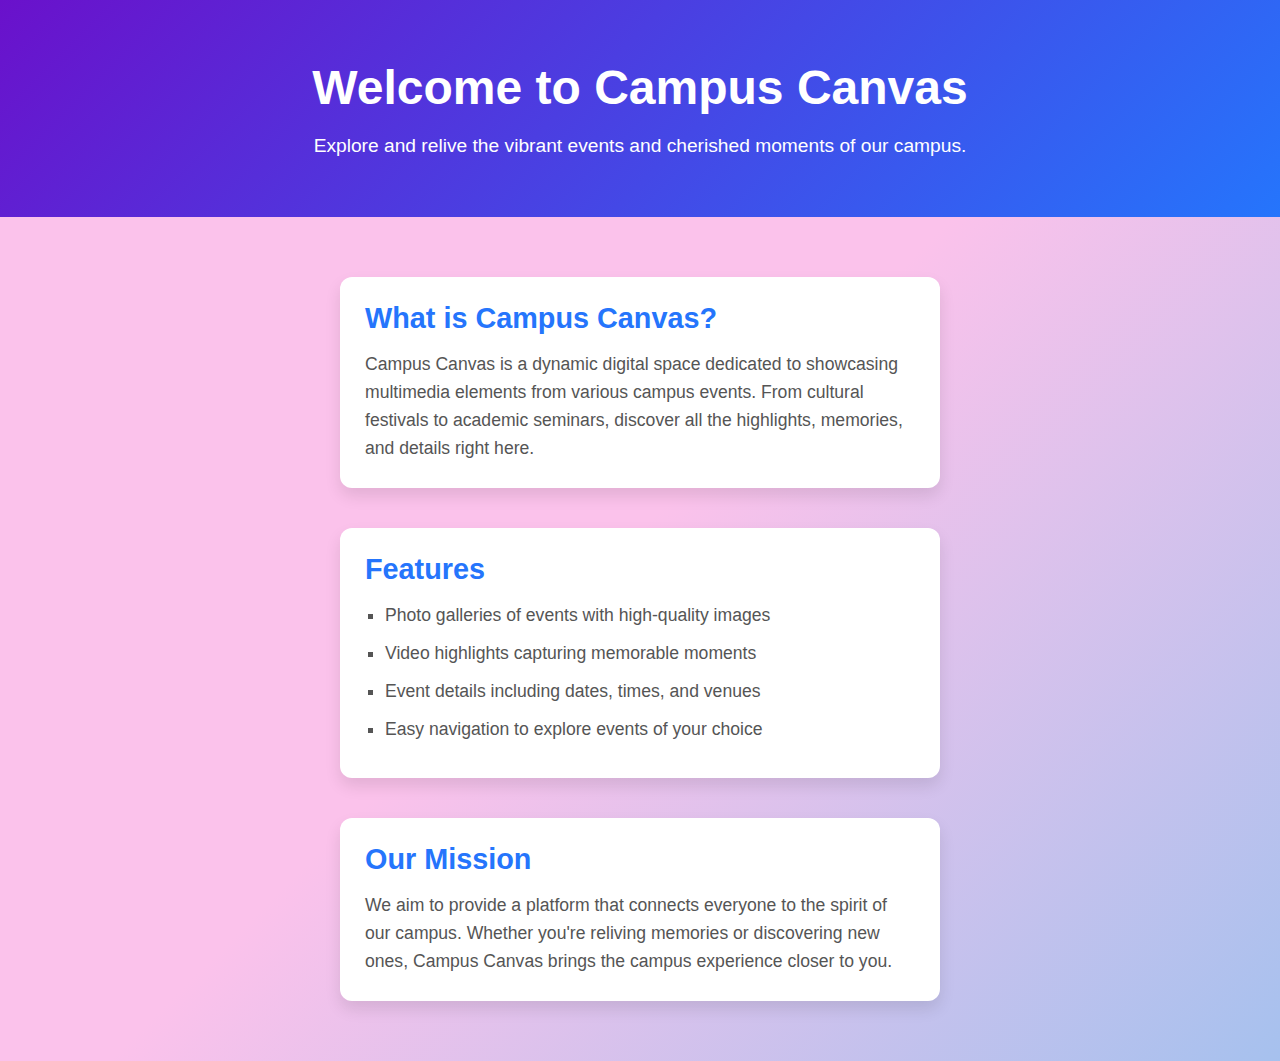
<file: about.html>
<!DOCTYPE html>
<html lang="en">
<head>
    <meta charset="UTF-8">
    <meta name="viewport" content="width=device-width, initial-scale=1.0">
    <title>About Campus Canvas</title>
    <link rel="stylesheet" href="about.css">
</head>
<body>

<div class="about-section">
    <h1>Welcome to Campus Canvas</h1>
    <p class="intro-text">Explore and relive the vibrant events and cherished moments of our campus.</p>
</div>

<div class="content-section">
    <div class="info-card">
        <h2>What is Campus Canvas?</h2>
        <p>Campus Canvas is a dynamic digital space dedicated to showcasing multimedia elements from various campus events. From cultural festivals to academic seminars, discover all the highlights, memories, and details right here.</p>
    </div>

    <div class="info-card">
        <h2>Features</h2>
        <ul>
            <li>Photo galleries of events with high-quality images</li>
            <li>Video highlights capturing memorable moments</li>
            <li>Event details including dates, times, and venues</li>
            <li>Easy navigation to explore events of your choice</li>
        </ul>
    </div>

    <div class="info-card">
        <h2>Our Mission</h2>
        <p>We aim to provide a platform that connects everyone to the spirit of our campus. Whether you're reliving memories or discovering new ones, Campus Canvas brings the campus experience closer to you.</p>
    </div>
</div>

</body>
</html>
</file>
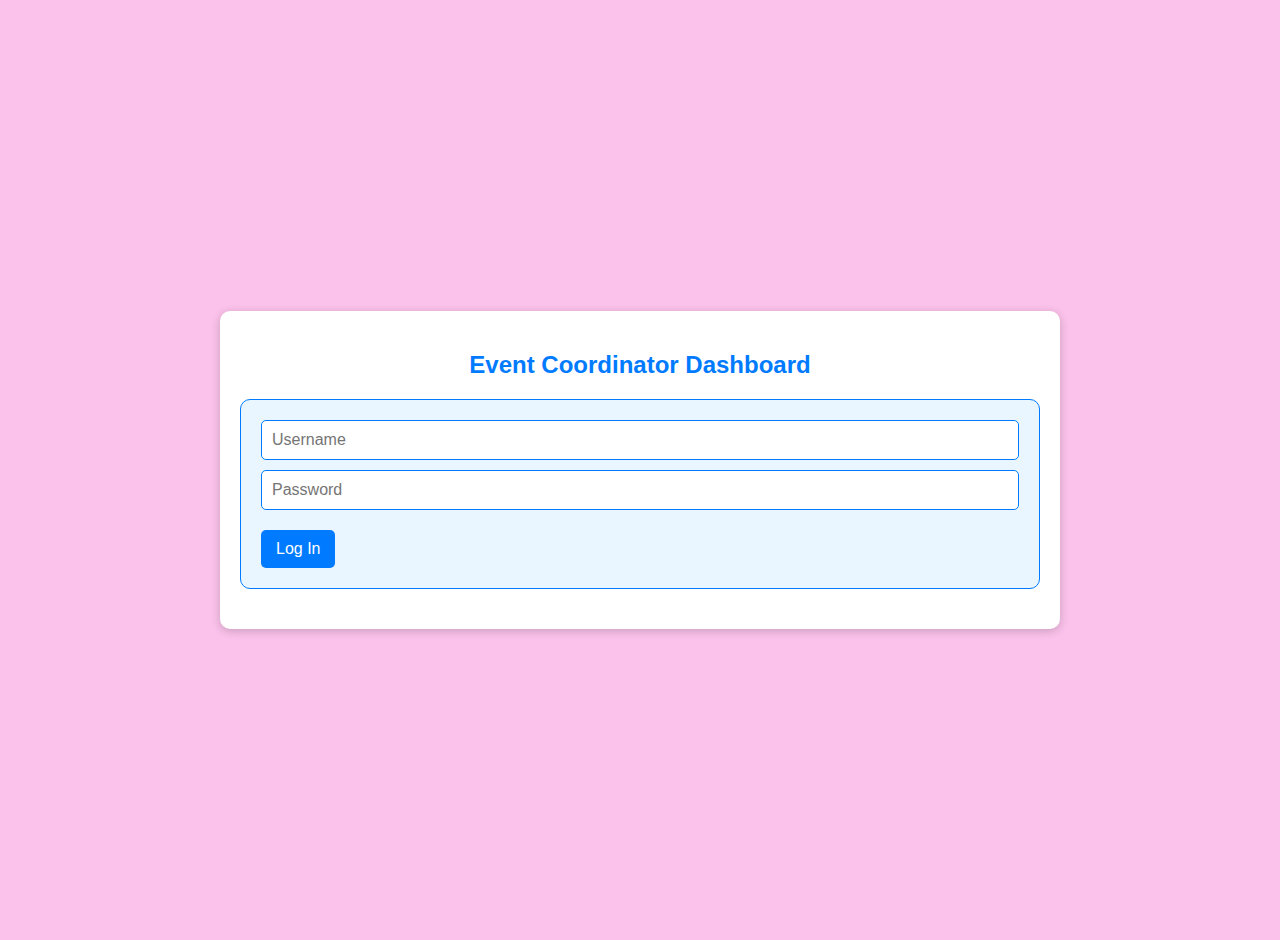
<file: COORDINATOR DASHBOARD.html>
<!DOCTYPE html>
<html lang="en">
<head>
    <title>Event Coordinator Dashboard</title>
</head>
<body style="font-family: 'Arial', sans-serif; background: linear-gradient(135deg, #fbc2eb 25%, #a6c1ee 50%, #ff9a9e 75%);
background-size: 400% 400%; animation: gradientAnimation 10s ease infinite; margin: 0; padding: 20px; color: #333; display: flex; justify-content: center; align-items: center; min-height: 100vh;">
<style>
@keyframes gradientAnimation {
    0% { background-position: 0% 50%; }
    50% { background-position: 100% 50%; }
    100% { background-position: 0% 50%; }
}
</style>

    <div style="width: 90%; max-width: 800px; margin: 0 auto; background: white; border-radius: 10px; box-shadow: 0 2px 10px rgba(0, 0, 0, 0.2); padding: 20px;">
        <h2 style="text-align: center; color: #007bff; margin-bottom: 20px; font-size: 24px;">Event Coordinator Dashboard</h2>
        <div id="loginContainer" style="display: block; margin-bottom: 20px; padding: 20px; border: 1px solid #007bff; border-radius: 10px; background-color: #e9f5ff;">
            <input type="text" id="username" placeholder="Username" style="width: calc(100% - 22px); padding: 10px; margin-bottom: 10px; border: 1px solid #007bff; border-radius: 5px; font-size: 16px;">
            <input type="password" id="password" placeholder="Password" style="width: calc(100% - 22px); padding: 10px; margin-bottom: 10px; border: 1px solid #007bff; border-radius: 5px; font-size: 16px;">
            <button onclick="login()" style="padding: 10px 15px; border: none; border-radius: 5px; background-color: #007bff; color: white; font-size: 16px; cursor: pointer; margin-top: 10px;">Log In</button>
        </div>
        <div id="selectionContainer" style="display: none; margin-bottom: 20px; padding: 20px; border: 1px solid #007bff; border-radius: 10px; background-color: #e9f5ff;">
            <h3>Select Event:</h3>
            <select id="eventSelect" style="width: calc(100% - 22px); padding: 10px; margin-bottom: 10px; border: 1px solid #007bff; border-radius: 5px; font-size: 16px;">
                <option value="">-- Select an Event --</option>
                <option value="Annual Tech Fest">Annual Tech Fest</option>
                <option value="Cultural Night">Cultural Night</option>
                <option value="Science Exhibition">Science Exhibition</option>
                <option value="Charity Gala">Charity Gala</option>
                <option value="Music Festival">Music Festival</option>
                <option value="Art Exhibition">Art Exhibition</option>
                <option value="Food Festival">Food Festival</option>
            </select>
            <h3>Upload Photo:</h3>
            <label style="display: inline-block; width: 50px; height: 50px; border-radius: 5px; cursor: pointer; margin-bottom: 10px; background-color: #007bff; text-align: center; line-height: 50px; color: white;">
                <input type="file" id="imageUpload" accept="image/*" onchange="addImage(this.files)" style="display: none;">
                📎
            </label>
            <h3>Uploaded Images:</h3>
            <div id="uploadedImagesContainer" style="display: flex; flex-wrap: wrap; gap: 10px; margin-top: 10px;"></div>
            <h3>Upload Video:</h3>
            <label style="display: inline-block; width: 50px; height: 50px; border-radius: 5px; cursor: pointer; margin-bottom: 10px; background-color: #007bff; text-align: center; line-height: 50px; color: white;">
                <input type="file" id="videoUpload" accept="video/*" onchange="addVideo(this.files)" style="display: none;">
                📹
            </label>
            <h3>Uploaded Videos:</h3>
            <div id="uploadedVideosContainer" style="display: flex; flex-wrap: wrap; gap: 10px; margin-top: 10px;"></div>
            <button onclick="confirmSelection()" style="padding: 10px 15px; border: none; border-radius: 5px; background-color: #007bff; color: white; font-size: 16px; cursor: pointer; margin-top: 10px;">Confirm</button>
        </div>
        <div id="confirmationContainer" style="display: none; margin-bottom: 20px; padding: 20px; border: 1px solid #007bff; border-radius: 10px; background-color: #e9f5ff;">
            <h2 style="text-align: center; color: #007bff; margin-bottom: 20px;">Confirm Your Selection</h2>
            <div id="eventDetails"></div>
            <button onclick="finalizeSubmission()" style="padding: 10px 15px; border: none; border-radius: 5px; background-color: #007bff; color: white; font-size: 16px; cursor: pointer; margin-top: 10px;">Submit</button>
            <button onclick="goBack()" style="padding: 10px 15px; border: none; border-radius: 5px; background-color: #007bff; color: white; font-size: 16px; cursor: pointer; margin-top: 10px;">Go Back</button>
        </div>
    </div>
    <script>
        let uploadedImages = [];
        let uploadedVideos = [];
        function login() {
            const username = document.getElementById('username').value;
            const password = document.getElementById('password').value;
            if (username && password) {
                document.getElementById('loginContainer').style.display = 'none';
                document.getElementById('selectionContainer').style.display = 'block';
            } else {
                alert("Please enter both username and password.");
            }
        }
        function addImage(files) {
            const file = files[0];
            if (file) {
                uploadedImages.push(URL.createObjectURL(file));
                displayUploadedImages();
            }
        }
        function displayUploadedImages() {
            const container = document.getElementById('uploadedImagesContainer');
            container.innerHTML = '';
            uploadedImages.forEach((src, index) => {
                const imgContainer = document.createElement('div');
                const img = document.createElement('img');
                img.src = src;
                img.style.cssText = 'max-width: 100px; height: auto; border-radius: 8px; margin-top: 10px; margin-right: 10px;';
                imgContainer.appendChild(img);
                const removeButton = document.createElement('button');
                removeButton.textContent = "Remove";
                removeButton.style.cssText = 'background-color: red; margin-top: 5px; width: 100px; display: block; cursor: pointer; color: white; border: none; border-radius: 5px;';
                removeButton.onclick = () => removeImage(index);
                imgContainer.appendChild(removeButton);
                container.appendChild(imgContainer);
            });
        }
        function removeImage(index) {
            uploadedImages.splice(index, 1);
            displayUploadedImages();
        }
        function addVideo(files) {
            const file = files[0];
            if (file) {
                uploadedVideos.push(URL.createObjectURL(file));
                displayUploadedVideos();
            }
        }
        function displayUploadedVideos() {
            const container = document.getElementById('uploadedVideosContainer');
            container.innerHTML = '';
            uploadedVideos.forEach((src, index) => {
                const videoContainer = document.createElement('div');
                const video = document.createElement('video');
                video.src = src;
                video.controls = true;
                video.style.cssText = 'width: 100%; margin-top: 10px;';
                videoContainer.appendChild(video);
                const removeButton = document.createElement('button');
                removeButton.textContent = "Remove";
                removeButton.style.cssText = 'background-color: red; margin-top: 5px; width: 100px; display: block; cursor: pointer; color: white; border: none; border-radius: 5px;';
                removeButton.onclick = () => removeVideo(index);
                videoContainer.appendChild(removeButton);

                container.appendChild(videoContainer);
            });
        }
        function removeVideo(index) {
            uploadedVideos.splice(index, 1);
            displayUploadedVideos();
        }
        function confirmSelection() {
            const eventName = document.getElementById('eventSelect').value;
            const eventDetails = document.getElementById('eventDetails');
            eventDetails.innerHTML = `<h3>Event Name: ${eventName}</h3>`;
            uploadedImages.forEach(src => {
                eventDetails.innerHTML += `<img src="${src}" style="max-width: 100px;">`;
            });
            uploadedVideos.forEach(src => {
                eventDetails.innerHTML += `<video src="${src}" controls style="width: 100%;"></video>`;
            });
            document.getElementById('selectionContainer').style.display = 'none';
            document.getElementById('confirmationContainer').style.display = 'block';
        }
        function finalizeSubmission() {
            alert("Your selections have been submitted!");
            resetForm();
        }
        function goBack() {
            document.getElementById('selectionContainer').style.display = 'block';
            document.getElementById('confirmationContainer').style.display = 'none';
        }

        function resetForm() {
            uploadedImages = [];
            uploadedVideos = [];
            document.getElementById('uploadedImagesContainer').innerHTML = '';
            document.getElementById('uploadedVideosContainer').innerHTML = '';
            document.getElementById('eventSelect').value = '';
            document.getElementById('selectionContainer').style.display = 'none';
            document.getElementById('confirmationContainer').style.display = 'none';
        }
    </script>
</body>
</html>
</file>
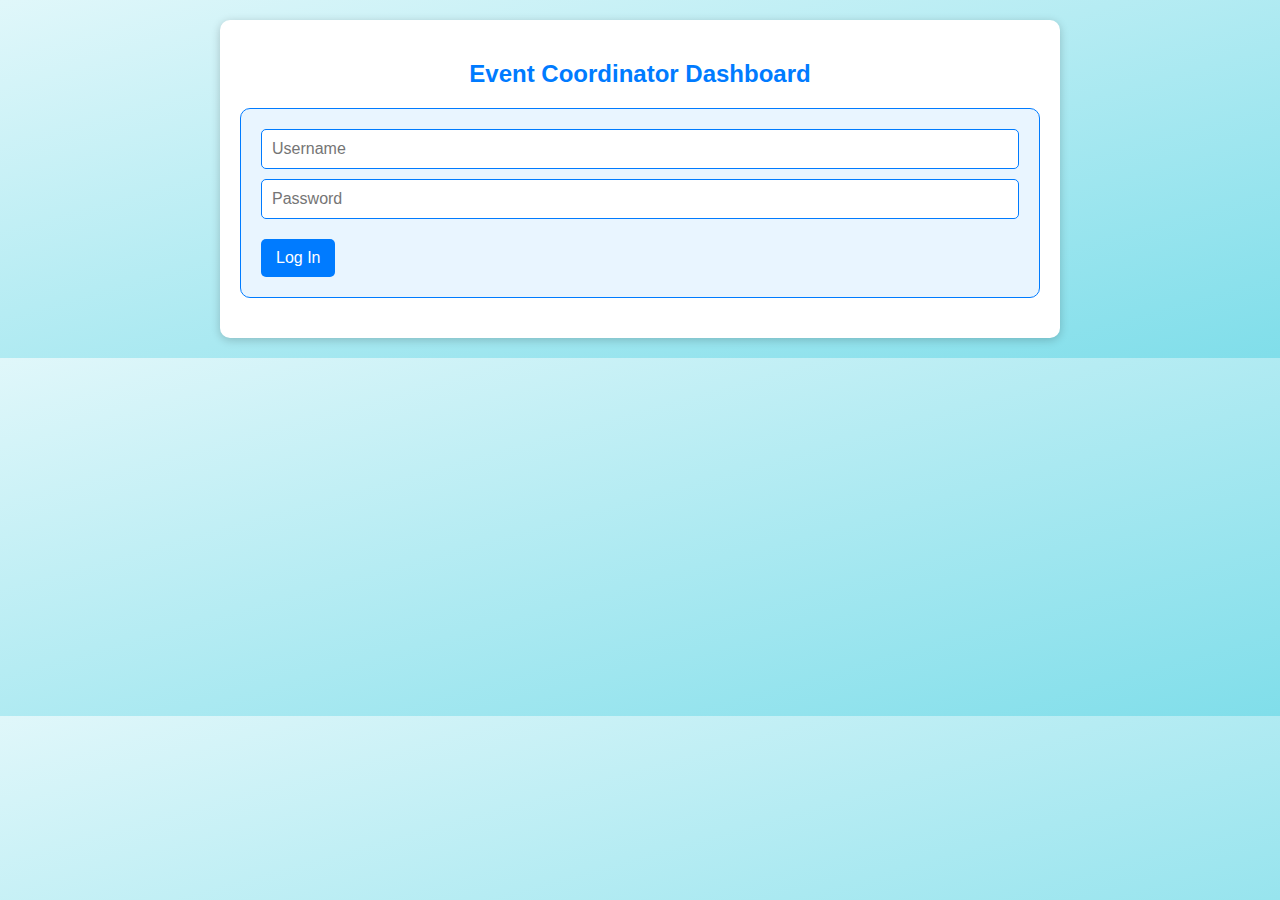
<file: coordinator.html>
<!DOCTYPE html>
<html lang="en">
<head>
    <meta charset="UTF-8">
    <meta name="viewport" content="width=device-width, initial-scale=1.0">
    <title>Event Coordinator Dashboard</title>
</head>
<body style="font-family: 'Arial', sans-serif; background: linear-gradient(to bottom right, #e0f7fa, #80deea); margin: 0; padding: 20px; color: #333;">
    <div style="width: 90%; max-width: 800px; margin: 0 auto; background-color: #ffffff; border-radius: 10px; box-shadow: 0 2px 10px rgba(0, 0, 0, 0.2); padding: 20px;">
        <h2 style="text-align: center; color: #007bff; margin-bottom: 20px; font-size: 24px;">Event Coordinator Dashboard</h2>

        <!-- Login Section -->
        <div id="loginContainer" style="display: block; margin-bottom: 20px; padding: 20px; border: 1px solid #007bff; border-radius: 10px; background-color: #e9f5ff;">
            <input type="text" id="username" placeholder="Username" style="width: calc(100% - 22px); padding: 10px; margin-bottom: 10px; border: 1px solid #007bff; border-radius: 5px; font-size: 16px;">
            <input type="password" id="password" placeholder="Password" style="width: calc(100% - 22px); padding: 10px; margin-bottom: 10px; border: 1px solid #007bff; border-radius: 5px; font-size: 16px;">
            <button onclick="login()" style="padding: 10px 15px; border: none; border-radius: 5px; background-color: #007bff; color: white; font-size: 16px; cursor: pointer; margin-top: 10px;">Log In</button>
        </div>

        <!-- Event Selection Section -->
        <div id="selectionContainer" style="display: none; margin-bottom: 20px; padding: 20px; border: 1px solid #007bff; border-radius: 10px; background-color: #e9f5ff;">
            <h3>Select Event:</h3>
            <select id="eventSelect" style="width: calc(100% - 22px); padding: 10px; margin-bottom: 10px; border: 1px solid #007bff; border-radius: 5px; font-size: 16px;">
                <option value="">-- Select an Event --</option>
                <option value="Annual Tech Fest">Annual Tech Fest</option>
                <option value="Cultural Night">Cultural Night</option>
                <option value="Science Exhibition">Science Exhibition</option>
                <option value="Charity Gala">Charity Gala</option>
                <option value="Music Festival">Music Festival</option>
                <option value="Art Exhibition">Art Exhibition</option>
                <option value="Food Festival">Food Festival</option>
            </select>

            <h3>Upload Photo:</h3>
            <label style="display: inline-block; width: 50px; height: 50px; border-radius: 5px; cursor: pointer; margin-bottom: 10px; background-color: #007bff; text-align: center; line-height: 50px; color: white;">
                <input type="file" id="imageUpload" accept="image/*" onchange="addImage(this.files)" style="display: none;">
                📎
            </label>

            <h3>Uploaded Images:</h3>
            <div id="uploadedImagesContainer" style="display: flex; flex-wrap: wrap; gap: 10px; margin-top: 10px;"></div>

            <h3>Upload Video:</h3>
            <label style="display: inline-block; width: 50px; height: 50px; border-radius: 5px; cursor: pointer; margin-bottom: 10px; background-color: #007bff; text-align: center; line-height: 50px; color: white;">
                <input type="file" id="videoUpload" accept="video/*" onchange="addVideo(this.files)" style="display: none;">
                📹
            </label>

            <h3>Uploaded Videos:</h3>
            <div id="uploadedVideosContainer" style="display: flex; flex-wrap: wrap; gap: 10px; margin-top: 10px;"></div>

            <button onclick="confirmSelection()" style="padding: 10px 15px; border: none; border-radius: 5px; background-color: #007bff; color: white; font-size: 16px; cursor: pointer; margin-top: 10px;">Confirm</button>
        </div>

        <!-- Confirmation Section -->
        <div id="confirmationContainer" style="display: none; margin-bottom: 20px; padding: 20px; border: 1px solid #007bff; border-radius: 10px; background-color: #e9f5ff;">
            <h2 style="text-align: center; color: #007bff; margin-bottom: 20px;">Confirm Your Selection</h2>
            <div id="eventDetails"></div>
            <button onclick="finalizeSubmission()" style="padding: 10px 15px; border: none; border-radius: 5px; background-color: #007bff; color: white; font-size: 16px; cursor: pointer; margin-top: 10px;">Submit</button>
            <button onclick="goBack()" style="padding: 10px 15px; border: none; border-radius: 5px; background-color: #007bff; color: white; font-size: 16px; cursor: pointer; margin-top: 10px;">Go Back</button>
        </div>
    </div>

    <script>
        let uploadedImages = [];
        let uploadedVideos = [];

        function login() {
            const username = document.getElementById('username').value;
            const password = document.getElementById('password').value;

            if (username && password) {
                document.getElementById('loginContainer').style.display = 'none';
                document.getElementById('selectionContainer').style.display = 'block';
            } else {
                alert("Please enter both username and password.");
            }
        }

        function addImage(files) {
            const file = files[0];
            if (file) {
                uploadedImages.push(URL.createObjectURL(file));
                displayUploadedImages();
            }
        }

        function displayUploadedImages() {
            const container = document.getElementById('uploadedImagesContainer');
            container.innerHTML = '';
            uploadedImages.forEach((src, index) => {
                const imgContainer = document.createElement('div');
                const img = document.createElement('img');
                img.src = src;
                img.style.cssText = 'max-width: 100px; height: auto; border-radius: 8px; margin-top: 10px; margin-right: 10px;';
                imgContainer.appendChild(img);

                const removeButton = document.createElement('button');
                removeButton.textContent = "Remove";
                removeButton.style.cssText = 'background-color: red; margin-top: 5px; width: 100px; display: block; cursor: pointer; color: white; border: none; border-radius: 5px;';
                removeButton.onclick = () => removeImage(index);
                imgContainer.appendChild(removeButton);

                container.appendChild(imgContainer);
            });
        }

        function removeImage(index) {
            uploadedImages.splice(index, 1);
            displayUploadedImages();
        }

        function addVideo(files) {
            const file = files[0];
            if (file) {
                uploadedVideos.push(URL.createObjectURL(file));
                displayUploadedVideos();
            }
        }

        function displayUploadedVideos() {
            const container = document.getElementById('uploadedVideosContainer');
            container.innerHTML = '';
            uploadedVideos.forEach((src, index) => {
                const videoContainer = document.createElement('div');
                const video = document.createElement('video');
                video.src = src;
                video.controls = true;
                video.style.cssText = 'width: 100%; margin-top: 10px;';
                videoContainer.appendChild(video);

                const removeButton = document.createElement('button');
                removeButton.textContent = "Remove";
                removeButton.style.cssText = 'background-color: red; margin-top: 5px; width: 100px; display: block; cursor: pointer; color: white; border: none; border-radius: 5px;';
                removeButton.onclick = () => removeVideo(index);
                videoContainer.appendChild(removeButton);

                container.appendChild(videoContainer);
            });
        }

        function removeVideo(index) {
            uploadedVideos.splice(index, 1);
            displayUploadedVideos();
        }

        function confirmSelection() {
            const eventName = document.getElementById('eventSelect').value;
            const eventDetails = document.getElementById('eventDetails');
            eventDetails.innerHTML = <h3>Event Name: ${eventName}</h3>;
            uploadedImages.forEach(src => {
                eventDetails.innerHTML += <img src="${src}" style="max-width: 100px;">;
            });
            uploadedVideos.forEach(src => {
                eventDetails.innerHTML += <video src="${src}" controls style="width: 100%;"></video>;
            });
            document.getElementById('selectionContainer').style.display = 'none';
            document.getElementById('confirmationContainer').style.display = 'block';
        }

        function finalizeSubmission() {
            alert("Your selections have been submitted!");
            resetForm();
        }

        function goBack() {
            document.getElementById('selectionContainer').style.display = 'block';
            document.getElementById('confirmationContainer').style.display = 'none';
        }

        function resetForm() {
            uploadedImages = [];
            uploadedVideos = [];
            document.getElementById('uploadedImagesContainer').innerHTML = '';
            document.getElementById('uploadedVideosContainer').innerHTML = '';
            document.getElementById('eventSelect').value = '';
            document.getElementById('selectionContainer').style.display = 'none';
            document.getElementById('confirmationContainer').style.display = 'none';
        }
    </script>
</body>
</html>
</file>
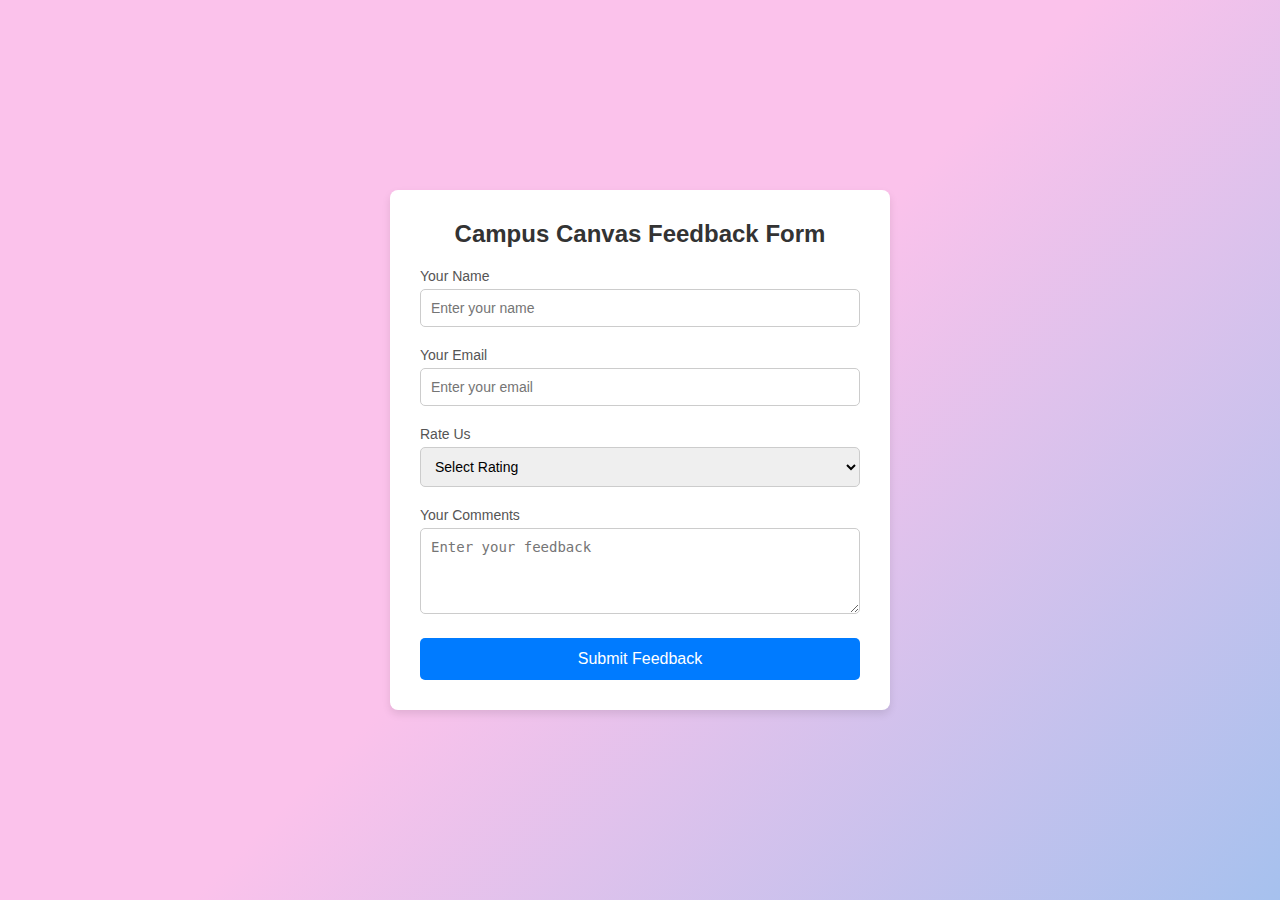
<file: feedback.html>
<!DOCTYPE html>
<html lang="en">
<head>
    <meta charset="UTF-8">
    <meta name="viewport" content="width=device-width, initial-scale=1.0">
    <meta http-equiv="X-UA-Compatible" content="ie=edge">
    <title>Campus Canvas Feedback</title>
    <link rel="stylesheet" href="feedback.css">
    <script src="feedback.js"></script>
   
    
</head>
<body>

    <div class="container">
        <h1>Campus Canvas Feedback Form</h1>
        
        <!-- Feedback Form -->
        <form id="feedbackForm" onsubmit="return validateForm()">
            <div class="form-group">
                <label for="name">Your Name</label>
                <input type="text" id="name" name="name" placeholder="Enter your name" required>
            </div>

            <div class="form-group">
                <label for="email">Your Email</label>
                <input type="email" id="email" name="email" placeholder="Enter your email" required>
            </div>

            <div class="form-group">
                <label for="rating">Rate Us</label>
                <select id="rating" name="rating" required>
                    <option value="">Select Rating</option>
                    <option value="1">1 - Poor</option>
                    <option value="2">2 - Fair</option>
                    <option value="3">3 - Good</option>
                    <option value="4">4 - Very Good</option>
                    <option value="5">5 - Excellent</option>
                </select>
            </div>

            <div class="form-group">
                <label for="comments">Your Comments</label>
                <textarea id="comments" name="comments" rows="4" placeholder="Enter your feedback"></textarea>
            </div>

            <button type="submit" class="submit-btn">Submit Feedback</button>
        </form>

        <div id="thankYouMessage" class="thank-you" style="display:none;">
            <h2>Thank You for Your Feedback!</h2>
        </div>
    </div>

    <!-- Internal JavaScript -->
    

</body>
</html>
</file>
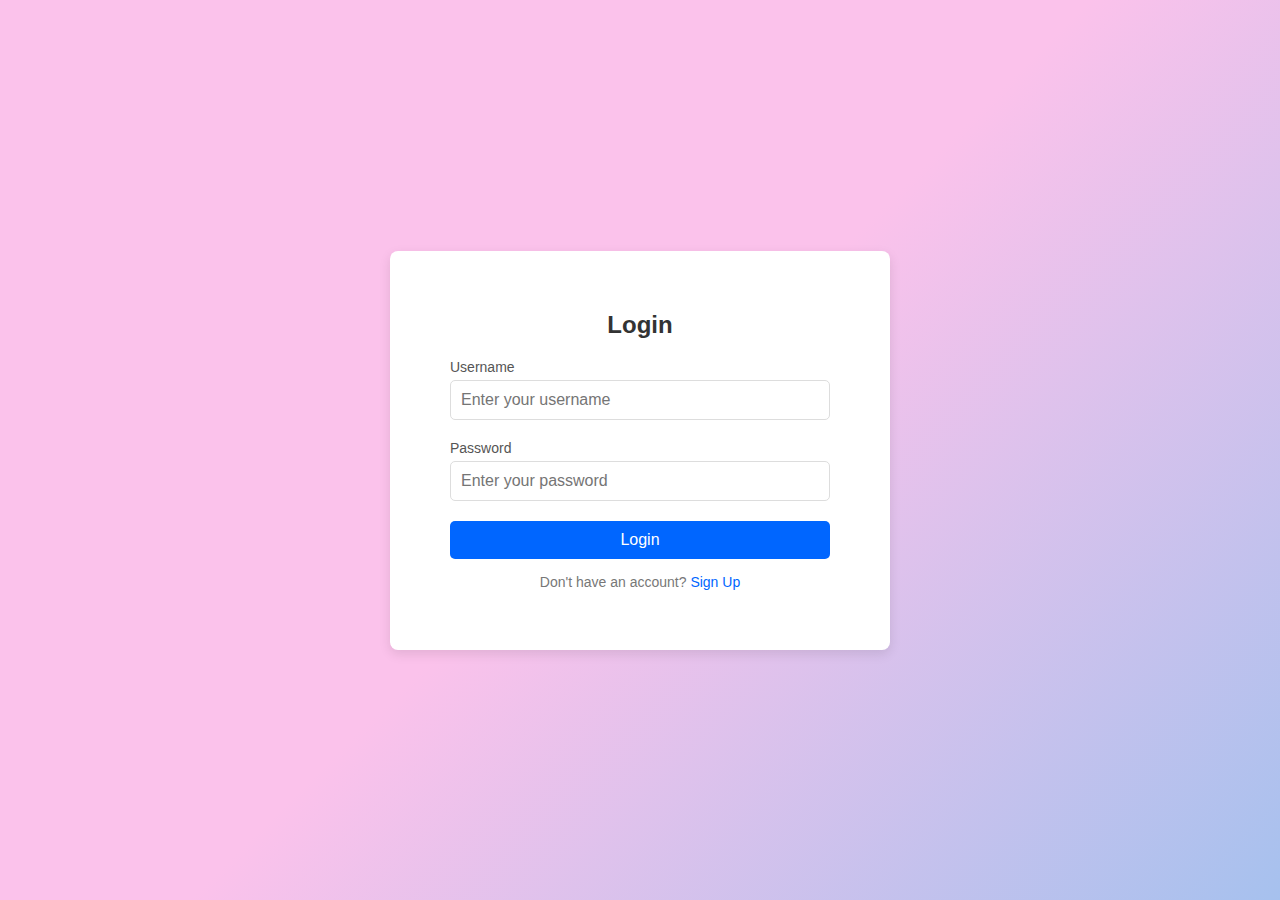
<file: login.html>
<!DOCTYPE html>
<html lang="en">
<head>
    <meta charset="UTF-8">
    <meta name="viewport" content="width=device-width, initial-scale=1.0">
    <meta http-equiv="X-UA-Compatible" content="ie=edge">
    <title>Login Page</title>
    <link rel="stylesheet" href="login.css">
</head>
<body>
    <div class="login-container">
        <div class="login-box">
            <h2>Login</h2>
            <form id="loginForm">
                <div class="input-group">
                    <label for="username">Username</label>
                    <input type="text" id="username" name="username" placeholder="Enter your username" required>
                </div>
                <div class="input-group">
                    <label for="password">Password</label>
                    <input type="password" id="password" name="password" placeholder="Enter your password" required>
                </div>
                <button type="submit" class="login-btn">Login</button>
                <div class="error-message" id="error-message"></div>
            </form>
            <p class="signup-link">Don't have an account? <a href="#">Sign Up</a></p>
        </div>
    </div>
    
    <script src="login.js"></script>
</body>
</html>
</file>
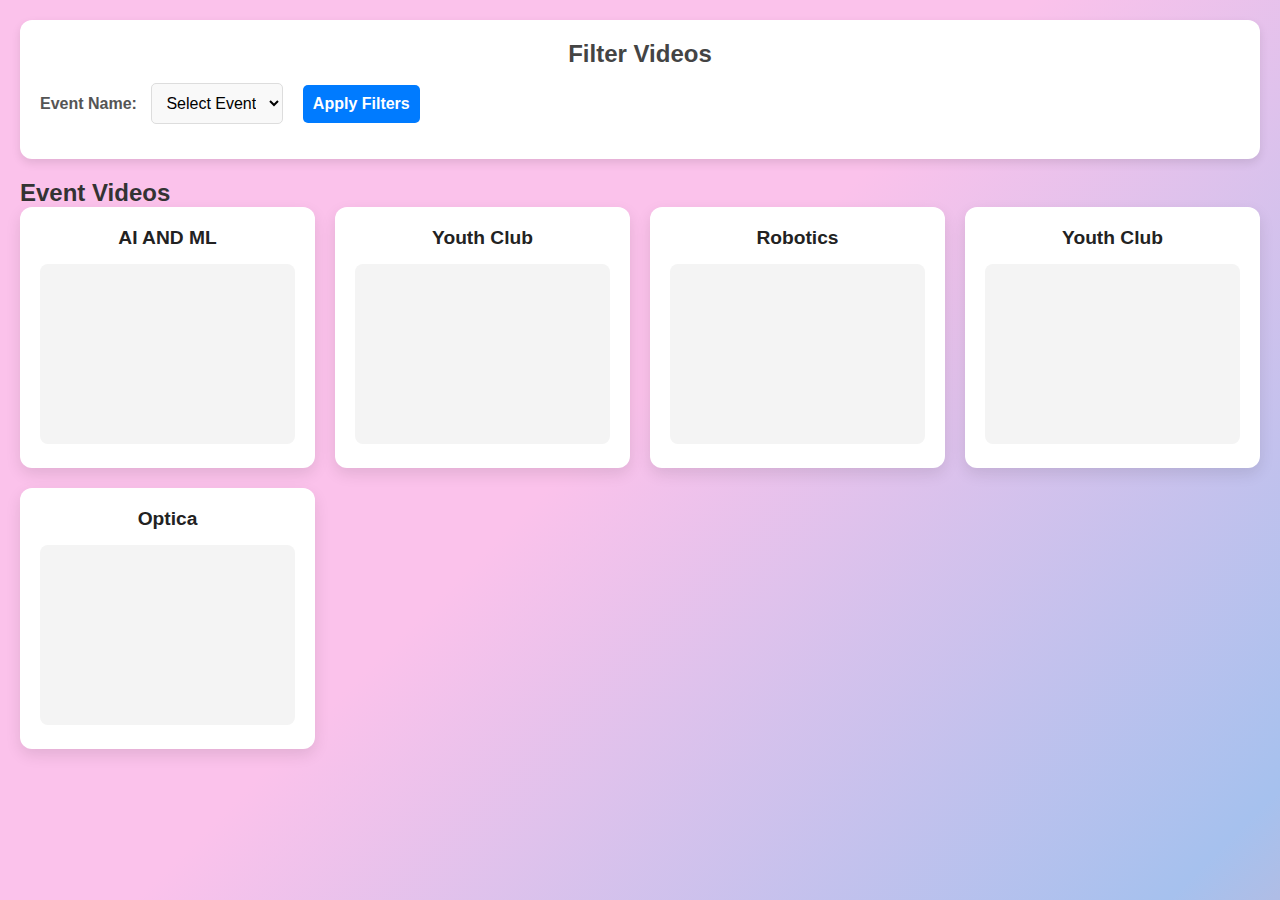
<file: video.html>
<!DOCTYPE html>
<html lang="en">
<head>
    <meta charset="UTF-8">
    <meta name="viewport" content="width=device-width, initial-scale=1.0">
    <title>Event Video Timeline</title>
    <link rel="stylesheet" href="video.css">
</head>
<body>

    <!-- Filter Section -->
    <section id="filter-section">
        <h2>Filter Videos</h2>
        <label for="event-name">Event Name:</label>
        <select id="event-name">
            <option value="">Select Event</option>
            <option value="AI AND ML">AI AND ML</option>
            <option value="Youth Club">Youth Club</option>
            
            <option value="Optica">Optica</option>
            <option value="Robotics ">ROBOTICS</option>
        </select>
        
        <button id="apply-filters">Apply Filters</button>
    </section>

    <!-- Video Section -->
    <section id="videos">
        <h2>Event Videos</h2>

        <!-- Video Grid (Scrollable) -->
        <div id="video-grid" class="video-grid">
            <!-- Videos will be dynamically loaded here -->
        </div>
    </section>

    <script src="video.js"></script>
</body>
</html>
</file>
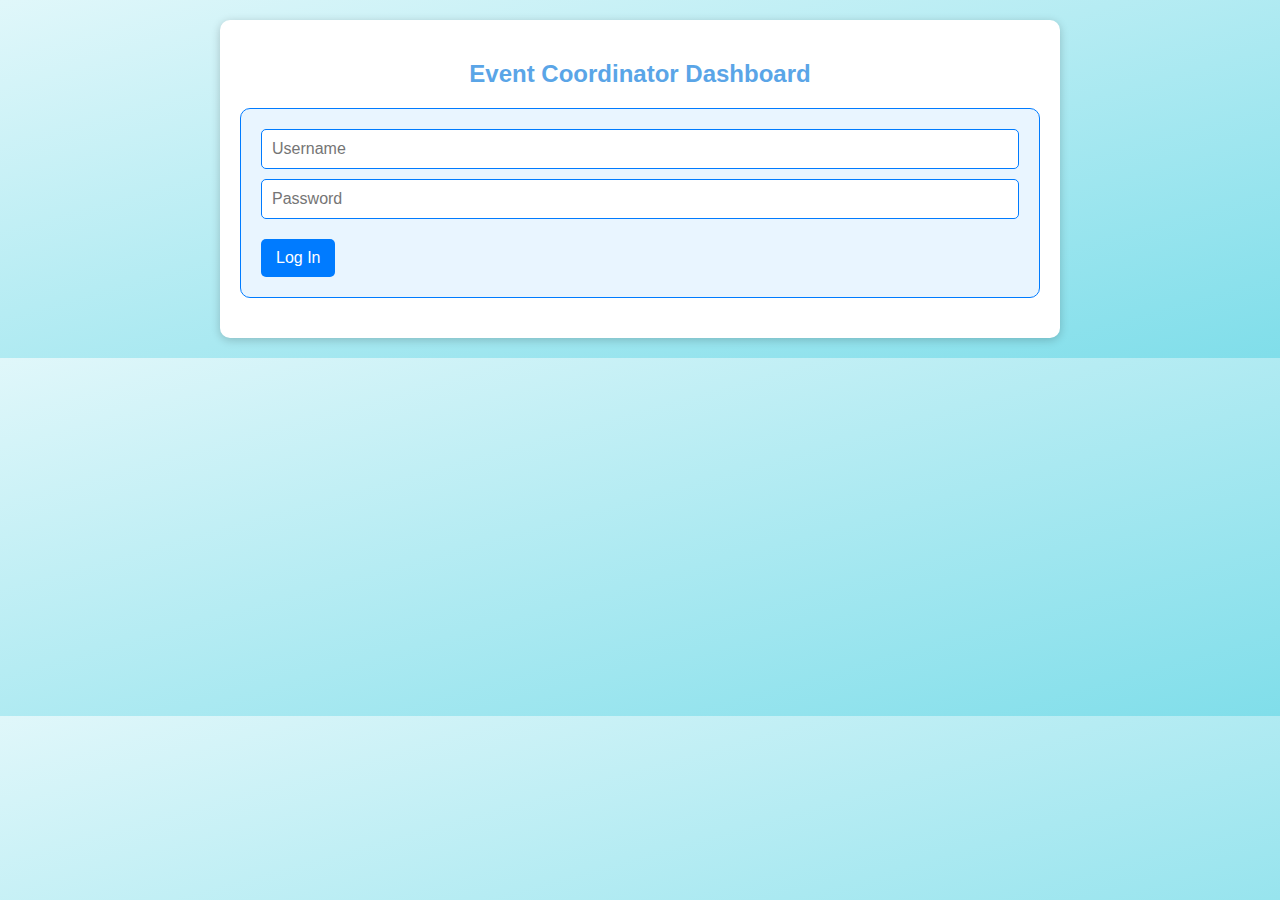
<file: coordinator/coordinator.html>
<!DOCTYPE html>
<html lang="en">
<head>
    <meta charset="UTF-8">
    <meta name="viewport" content="width=device-width, initial-scale=1.0">
    <title>Event Coordinator Dashboard</title>
</head>
<body style="font-family: 'Arial', sans-serif; background: linear-gradient(to bottom right, #e0f7fa, #80deea); margin: 0; padding: 20px; color: #333;">
    <div style="width: 90%; max-width: 800px; margin: 0 auto; background-color: #ffffff; border-radius: 10px; box-shadow: 0 2px 10px rgba(0, 0, 0, 0.2); padding: 20px;">
        <h2 style="text-align: center; color: #5aa5e7; margin-bottom: 20px; font-size: 24px;">Event Coordinator Dashboard</h2>

        <!-- Login Section -->
        <div id="loginContainer" style="display: block; margin-bottom: 20px; padding: 20px; border: 1px solid #007bff; border-radius: 10px; background-color: #e9f5ff;">
            <input type="text" id="username" placeholder="Username" style="width: calc(100% - 22px); padding: 10px; margin-bottom: 10px; border: 1px solid #007bff; border-radius: 5px; font-size: 16px;">
            <input type="password" id="password" placeholder="Password" style="width: calc(100% - 22px); padding: 10px; margin-bottom: 10px; border: 1px solid #007bff; border-radius: 5px; font-size: 16px;">
            <button onclick="login()" style="padding: 10px 15px; border: none; border-radius: 5px; background-color: #007bff; color: white; font-size: 16px; cursor: pointer; margin-top: 10px;">Log In</button>
        </div>

        <!-- Event Selection Section -->
        <div id="selectionContainer" style="display: none; margin-bottom: 20px; padding: 20px; border: 1px solid #007bff; border-radius: 10px; background-color: #e9f5ff;">
            <h3>Select Event:</h3>
            <select id="eventSelect" style="width: calc(100% - 22px); padding: 10px; margin-bottom: 10px; border: 1px solid #007bff; border-radius: 5px; font-size: 16px;">
                <option value="">-- Select an Event --</option>
                <option value="Annual Tech Fest">Annual Tech Fest</option>
                <option value="Cultural Night">Cultural </option>
                <option value="Science Exhibition">Science Exhibition</option>
                <option value="Charity Gala">Charity Gala</option>
                <option value="Music Festival">Music Festival</option>
                <option value="Art Exhibition">Art Exhibition</option>
                <option value="Food Festival">Food Festival</option>
            </select>

            <h3>Upload Photo:</h3>
            <label style="display: inline-block; width: 50px; height: 50px; border-radius: 5px; cursor: pointer; margin-bottom: 10px; background-color: #000; text-align: center; line-height: 50px; color: white;">
                <input type="file" id="imageUpload" accept="image/*" onchange="addImage(this.files)" style="display: none;">
                📎
            </label>

            <h3>Uploaded Images:</h3>
            <div id="uploadedImagesContainer" style="display: flex; flex-wrap: wrap; gap: 10px; margin-top: 10px;"></div>

            <h3>Upload Video:</h3>
            <label style="display: inline-block; width: 50px; height: 50px; border-radius: 5px; cursor: pointer; margin-bottom: 10px; background-color: #007bff; text-align: center; line-height: 50px; color: white;">
                <input type="file" id="videoUpload" accept="video/*" onchange="addVideo(this.files)" style="display: none;">
                📹
            </label>

            <h3>Uploaded Videos:</h3>
            <div id="uploadedVideosContainer" style="display: flex; flex-wrap: wrap; gap: 10px; margin-top: 10px;"></div>

            <button onclick="confirmSelection()" style="padding: 10px 15px; border: none; border-radius: 5px; background-color: #007bff; color: white; font-size: 16px; cursor: pointer; margin-top: 10px;">Confirm</button>
        </div>

        <!-- Confirmation Section -->
        <div id="confirmationContainer" style="display: none; margin-bottom: 20px; padding: 20px; border: 1px solid #007bff; border-radius: 10px; background-color: #e9f5ff;">
            <h2 style="text-align: center; color: #007bff; margin-bottom: 20px;">Confirm Your Selection</h2>
            <div id="eventDetails"></div>
            <button onclick="finalizeSubmission()" style="padding: 10px 15px; border: none; border-radius: 5px; background-color: #007bff; color: white; font-size: 16px; cursor: pointer; margin-top: 10px;">Submit</button>
            <button onclick="goBack()" style="padding: 10px 15px; border: none; border-radius: 5px; background-color: #007bff; color: white; font-size: 16px; cursor: pointer; margin-top: 10px;">Go Back</button>
        </div>
    </div>

    <script>
        let uploadedImages = [];
        let uploadedVideos = [];

        function login() {
            const username = document.getElementById('username').value;
            const password = document.getElementById('password').value;

            if (username && password) {
                document.getElementById('loginContainer').style.display = 'none';
                document.getElementById('selectionContainer').style.display = 'block';
            } else {
                alert("Please enter both username and password.");
            }
        }

        function addImage(files) {
            const file = files[0];
            if (file) {
                uploadedImages.push(URL.createObjectURL(file));
                displayUploadedImages();
            }
        }

        function displayUploadedImages() {
            const container = document.getElementById('uploadedImagesContainer');
            container.innerHTML = '';
            uploadedImages.forEach((src, index) => {
                const imgContainer = document.createElement('div');
                const img = document.createElement('img');
                img.src = src;
                img.style.cssText = 'max-width: 100px; height: auto; border-radius: 8px; margin-top: 10px; margin-right: 10px;';
                imgContainer.appendChild(img);

                const removeButton = document.createElement('button');
                removeButton.textContent = "Remove";
                removeButton.style.cssText = 'background-color: red; margin-top: 5px; width: 100px; display: block; cursor: pointer; color: white; border: none; border-radius: 5px;';
                removeButton.onclick = () => removeImage(index);
                imgContainer.appendChild(removeButton);

                container.appendChild(imgContainer);
            });
        }

        function removeImage(index) {
            uploadedImages.splice(index, 1);
            displayUploadedImages();
        }

        function addVideo(files) {
            const file = files[0];
            if (file) {
                uploadedVideos.push(URL.createObjectURL(file));
                displayUploadedVideos();
            }
        }

        function displayUploadedVideos() {
            const container = document.getElementById('uploadedVideosContainer');
            container.innerHTML = '';
            uploadedVideos.forEach((src, index) => {
                const videoContainer = document.createElement('div');
                const video = document.createElement('video');
                video.src = src;
                video.controls = true;
                video.style.cssText = 'width: 100%; margin-top: 10px;';
                videoContainer.appendChild(video);

                const removeButton = document.createElement('button');
                removeButton.textContent = "Remove";
                removeButton.style.cssText = 'background-color: red; margin-top: 5px; width: 100px; display: block; cursor: pointer; color: white; border: none; border-radius: 5px;';
                removeButton.onclick = () => removeVideo(index);
                videoContainer.appendChild(removeButton);

                container.appendChild(videoContainer);
            });
        }

        function removeVideo(index) {
            uploadedVideos.splice(index, 1);
            displayUploadedVideos();
        }

        function confirmSelection() {
            const eventName = document.getElementById('eventSelect').value;
            const eventDetails = document.getElementById('eventDetails');
            eventDetails.innerHTML = `<h3>Event Name: ${eventName}</h3>`;
            uploadedImages.forEach(src => {
                eventDetails.innerHTML += `<img src="${src}" style="max-width: 100px;">`;
            });
            uploadedVideos.forEach(src => {
                eventDetails.innerHTML += `<video src="${src}" controls style="width: 100%;"></video>`;
            });
            document.getElementById('selectionContainer').style.display = 'none';
            document.getElementById('confirmationContainer').style.display = 'block';
        }

        function finalizeSubmission() {
            alert("Your selections have been submitted!");
            resetForm();
        }

        function goBack() {
            document.getElementById('selectionContainer').style.display = 'block';
            document.getElementById('confirmationContainer').style.display = 'none';
        }

        function resetForm() {
            uploadedImages = [];
            uploadedVideos = [];
            document.getElementById('uploadedImagesContainer').innerHTML = '';
            document.getElementById('uploadedVideosContainer').innerHTML = '';
            document.getElementById('eventSelect').value = '';
            document.getElementById('selectionContainer').style.display = 'none';
            document.getElementById('confirmationContainer').style.display = 'none';
        }
    </script>
</body>
</html>
</file>
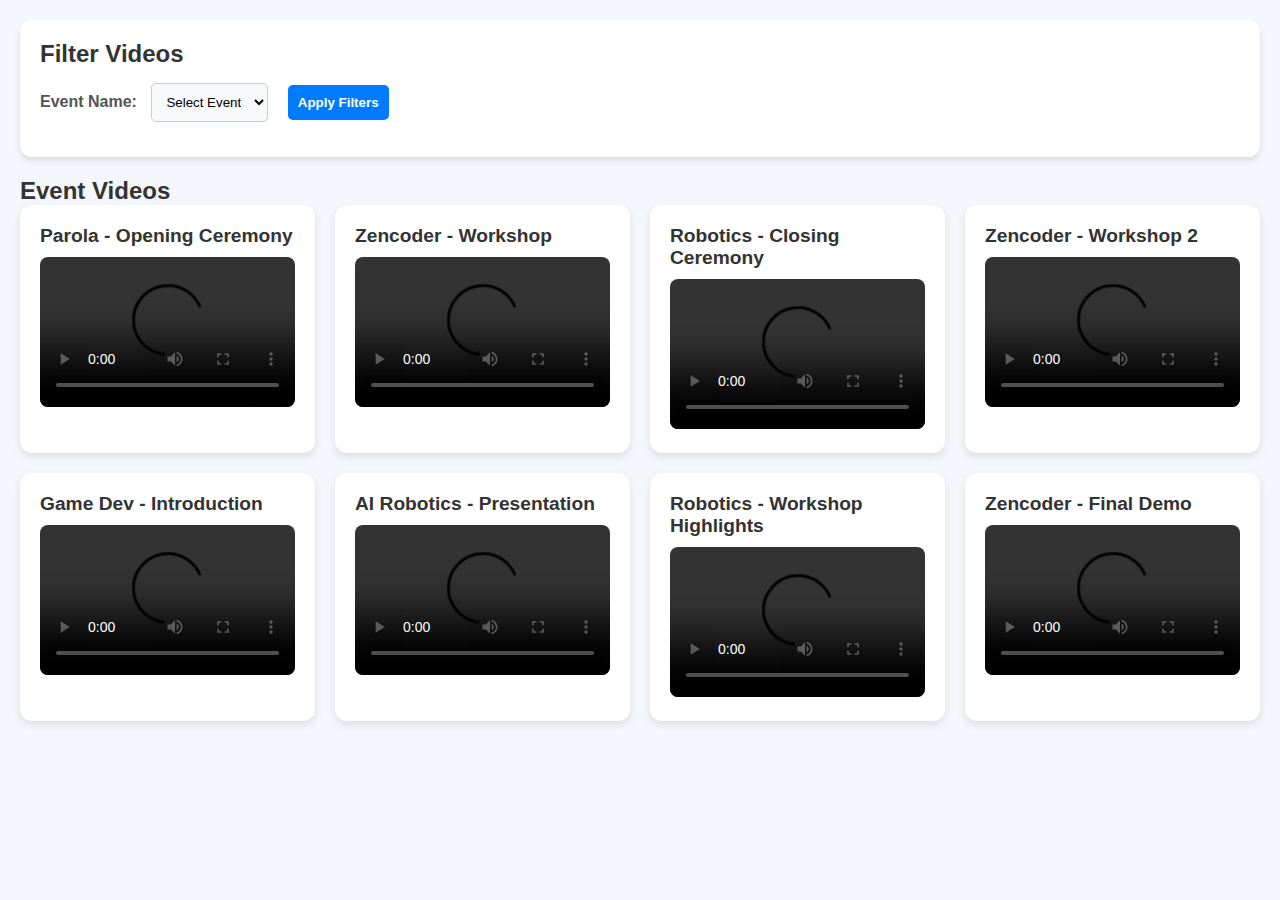
<file: video/video.html>
<!DOCTYPE html>
<html lang="en">
<head>
    <meta charset="UTF-8">
    <meta name="viewport" content="width=device-width, initial-scale=1.0">
    <title>Event Video Timeline</title>
    <link rel="stylesheet" href="video.css">
</head>
<body>

    <!-- Filter Section -->
    <section id="filter-section">
        <h2>Filter Videos</h2>
        <label for="event-name">Event Name:</label>
        <select id="event-name">
            <option value="">Select Event</option>
            <option value="Parola">Parola</option>
            <option value="Zencoder">Zencoder</option>
            <option value="Robotics">Robotics</option>
            <option value="Game Dev">Game Dev</option>
            <option value="AI Robotics">AI Robotics</option>
        </select>
        
        <button id="apply-filters">Apply Filters</button>
    </section>

    <!-- Video Section -->
    <section id="videos">
        <h2>Event Videos</h2>

        <!-- Video Grid (Scrollable) -->
        <div id="video-grid" class="video-grid">
            <!-- Videos will be dynamically loaded here -->
        </div>
    </section>

    <script src="video.js"></script>
</body>
</html>
</file>
<file: about.css>
* {
    margin: 0;
    padding: 0;
    box-sizing: border-box;
}

body {
    font-family: Arial, sans-serif;
    color: #333;
    background: linear-gradient(135deg, #fbc2eb 25%, #a6c1ee 50%, #ff9a9e 75%);
    background-size: 200% 200%;
    animation: gradientAnimation 5s ease infinite;
}

@keyframes gradientAnimation {
  0% { background-position: 0% 50%; }
  50% { background-position: 100% 50%; }
  100% { background-position: 0% 50%; }
}

.about-section {
    background: linear-gradient(135deg, #6a11cb, #2575fc);
    color: #fff;
    text-align: center;
    padding: 60px 20px;
}

.about-section h1 {
    font-size: 3em;
    margin-bottom: 20px;
}

.intro-text {
    font-size: 1.2em;
    max-width: 700px;
    margin: 0 auto;
}

.content-section {
    display: flex;
    flex-direction: column;
    align-items: center;
    padding: 40px 20px;
}

.info-card {
    background-color: #fff;
    width: 80%;
    max-width: 600px;
    margin: 20px 0;
    padding: 25px;
    border-radius: 12px;
    box-shadow: 0 8px 16px rgba(0, 0, 0, 0.1);
    transition: transform 0.3s ease;
}

.info-card:hover {
    transform: scale(1.05);
}

.info-card h2 {
    font-size: 1.8em;
    margin-bottom: 15px;
    color: #2575fc;
}

.info-card p, .info-card ul {
    font-size: 1.1em;
    color: #555;
    line-height: 1.6;
}

.info-card ul {
    list-style: square;
    padding-left: 20px;
}

.info-card li {
    margin-bottom: 10px;
}
</file>
<file: feedback.css>
* {
            margin: 0;
            padding: 0;
            box-sizing: border-box;
        }

        body {
            font-family: Arial, sans-serif;
            display: flex;
            justify-content: center;
            align-items: center;
            height: 100vh;
            background: linear-gradient(135deg, #fbc2eb 25%, #a6c1ee 50%, #ff9a9e 75%);
            background-size: 200% 200%;
            animation: gradientAnimation 5s ease infinite;
}

@keyframes gradientAnimation {
  0% { background-position: 0% 50%; }
  50% { background-position: 100% 50%; }
  100% { background-position: 0% 50%; }
        }

        .container {
            background-color: #fff;
            border-radius: 8px;
            padding: 30px;
            box-shadow: 0 4px 8px rgba(0, 0, 0, 0.1);
            width: 100%;
            max-width: 500px;
        }

        h1 {
            text-align: center;
            margin-bottom: 20px;
            font-size: 24px;
            color: #333;
        }

        .form-group {
            margin-bottom: 20px;
        }

        label {
            display: block;
            font-size: 14px;
            color: #555;
            margin-bottom: 5px;
        }

        input, select, textarea {
            width: 100%;
            padding: 10px;
            border: 1px solid #ccc;
            border-radius: 5px;
            font-size: 14px;
        }

        input:focus, select:focus, textarea:focus {
            border-color: #007BFF;
            outline: none;
        }

        textarea {
            resize: vertical;
        }

        .submit-btn {
            width: 100%;
            padding: 12px;
            background-color: #007BFF;
            color: #fff;
            border: none;
            border-radius: 5px;
            font-size: 16px;
            cursor: pointer;
            transition: background-color 0.3s;
        }

        .submit-btn:hover {
            background-color: #0056b3;
        }

        .thank-you {
            text-align: center;
            font-size: 18px;
            color: #333;
            padding: 20px;
            background-color: #d4edda;
            border-radius: 5px;
            box-shadow: 0 4px 6px rgba(0, 0, 0, 0.1);
        }

        .thank-you h2 {
            margin-bottom: 10px;
            color: #28a745;
        }
</file>
<file: login.css>
/* Basic Reset */
* {
    margin: 0;
    padding: 0;
    box-sizing: border-box;
}

body {
    font-family: 'Arial', sans-serif;
    display: flex;
    justify-content: center;
    align-items: center;
    height: 100vh;
    background: linear-gradient(135deg, #fbc2eb 25%, #a6c1ee 50%, #ff9a9e 75%);
    background-size: 200% 200%;
    animation: gradientAnimation 5s ease infinite;
}

@keyframes gradientAnimation {
  0% { background-position: 0% 50%; }
  50% { background-position: 100% 50%; }
  100% { background-position: 0% 50%; }
}

/* Container */
.login-container {
    display: flex;
    justify-content: center;
    align-items: center;
    width: 100%;
    height: 100%;
}

/* Login Box */
.login-box {
    background-color: #fff;
    padding: 30px;
    border-radius: 8px;
    box-shadow: 0 4px 8px rgba(0, 0, 0, 0.1);
    width: 300px;
    text-align: center;
}

h2 {
    margin-bottom: 20px;
    color: #333;
}

.input-group {
    margin-bottom: 20px;
    text-align: left;
}

.input-group label {
    font-size: 14px;
    color: #555;
    margin-bottom: 5px;
    display: block;
}

.input-group input {
    width: 100%;
    padding: 10px;
    font-size: 16px;
    border: 1px solid #ddd;
    border-radius: 5px;
    transition: border-color 0.3s ease;
}

.input-group input:focus {
    border-color: #0066ff;
    outline: none;
}

.login-btn {
    width: 100%;
    padding: 10px;
    background-color: #0066ff;
    color: #fff;
    font-size: 16px;
    border: none;
    border-radius: 5px;
    cursor: pointer;
    transition: background-color 0.3s ease;
}

.login-btn:hover {
    background-color: #0052cc;
}

.signup-link {
    margin-top: 15px;
    font-size: 14px;
    color: #777;
}

.signup-link a {
    color: #0066ff;
    text-decoration: none;
}

.signup-link a:hover {
    text-decoration: underline;
}

.error-message {
    color: red;
    font-size: 14px;
    margin-top: 10px;
}
/* Adjust the size of the login box */
.login-box {
    width: 500px;  /* Increase width even further */
    padding: 60px;  /* Increase padding for more space inside */
    margin: 50px auto; /* Center the box */
    box-sizing: border-box;
    background-color: #fff;
    border-radius: 8px;
    box-shadow: 0 4px 12px rgba(0, 0, 0, 0.1);
}
</file>
<file: video.css>
/* Reset default styles */
* {
    margin: 0;
    padding: 0;
    box-sizing: border-box;
}

/* Basic body styling */
body {
    font-family: 'Arial', sans-serif;
    color: #333;
    padding: 20px;
    background: linear-gradient(135deg, #fbc2eb 25%, #a6c1ee 50%, #ff9a9e 75%);
    background-size: 200% 200%;
    animation: gradientAnimation 5s ease infinite;
}

/* Gradient background animation */
@keyframes gradientAnimation {
    0% { background-position: 0% 50%; }
    50% { background-position: 100% 50%; }
    100% { background-position: 0% 50%; }
}

/* Filter Section Styling */
#filter-section {
    background-color: white;
    padding: 20px;
    margin-bottom: 20px;
    border-radius: 12px;
    box-shadow: 0 4px 10px rgba(0, 0, 0, 0.1);
}

#filter-section h2 {
    margin-bottom: 15px;
    font-size: 1.5rem;
    color: #444;
    text-align: center;
}

label {
    margin-right: 10px;
    font-weight: bold;
    color: #555;
}

select, button {
    padding: 10px;
    margin-bottom: 15px;
    margin-right: 15px;
    border-radius: 5px;
    border: 1px solid #ddd;
    background-color: #f9f9f9;
    font-size: 1rem;
    transition: all 0.3s ease;
}

select:hover, button:hover {
    background-color: #eaf5ff;
    border-color: #007bff;
    cursor: pointer;
}

button {
    background-color: #007bff;
    color: white;
    border: none;
    font-weight: bold;
}

button:hover {
    background-color: #0056b3;
}

/* Video Grid Layout */
#video-grid {
    display: grid;
    grid-template-columns: repeat(auto-fill, minmax(280px, 1fr));
    gap: 20px;
    padding-bottom: 20px;
    align-items: start;
}

/* Video Item Styling */
.video-item {
    background-color: white;
    padding: 20px;
    border-radius: 12px;
    box-shadow: 0 6px 15px rgba(0, 0, 0, 0.1);
    transition: transform 0.3s ease, box-shadow 0.3s ease;
}

.video-item:hover {
    transform: translateY(-5px);
    box-shadow: 0 8px 20px rgba(0, 0, 0, 0.15);
}

/* Title Styling */
.video-item h3 {
    font-size: 1.2rem;
    margin-bottom: 15px;
    color: #222;
    text-align: center;
}

/* YouTube iframe styling */
iframe {
    width: 100%;
    height: 180px;
    border: none;
    border-radius: 8px;
    background: #f4f4f4;
}

/* Responsive Adjustments */
@media (max-width: 768px) {
    #filter-section {
        padding: 15px;
    }

    select, button {
        margin-bottom: 10px;
        font-size: 0.9rem;
    }

    iframe {
        height: 150px;
    }
}

@media (max-width: 480px) {
    #filter-section h2 {
        font-size: 1.2rem;
    }

    iframe {
        height: 130px;
    }
}
</file>
<file: video/video.css>
/* Reset default styles */
* {
    margin: 0;
    padding: 0;
    box-sizing: border-box;
}

/* Basic body styling */
body {
    font-family: 'Arial', sans-serif;
    background-color: #f9f9f9;
    color: #333;
    padding: 20px;
    background: #f4f7fc;
}

/* Filter Section */
#filter-section {
    background-color: white;
    padding: 20px;
    margin-bottom: 20px;
    border-radius: 12px;
    box-shadow: 0 4px 6px rgba(0, 0, 0, 0.1);
}

#filter-section h2 {
    margin-bottom: 15px;
    font-size: 1.5rem;
    color: #333;
}

label {
    margin-right: 10px;
    font-weight: bold;
    color: #555;
}

select, button {
    padding: 10px;
    margin-bottom: 15px;
    margin-right: 15px;
    border-radius: 5px;
    border: 1px solid #ccc;
    background-color: #f8f9fa;
}

select:hover, button:hover {
    background-color: #e0f7fa;
    cursor: pointer;
}

button {
    background-color: #007bff;
    color: white;
    border: none;
    font-weight: bold;
}

button:hover {
    background-color: #0056b3;
}

/* Video Grid Layout */
#video-grid {
    display: grid;
    grid-template-columns: repeat(auto-fill, minmax(280px, 1fr));
    gap: 20px;
    padding-bottom: 20px;
}

/* Video Item Styling */
.video-item {
    background-color: white;
    padding: 20px;
    border-radius: 12px;
    box-shadow: 0 4px 8px rgba(0, 0, 0, 0.1);
}

/* Title Styling */
h3 {
    font-size: 1.2rem;
    margin-bottom: 10px;
    color: #333;
}

/* Video Player Styling */
video {
    width: 100%;
    border-radius: 8px;
}
</file>
